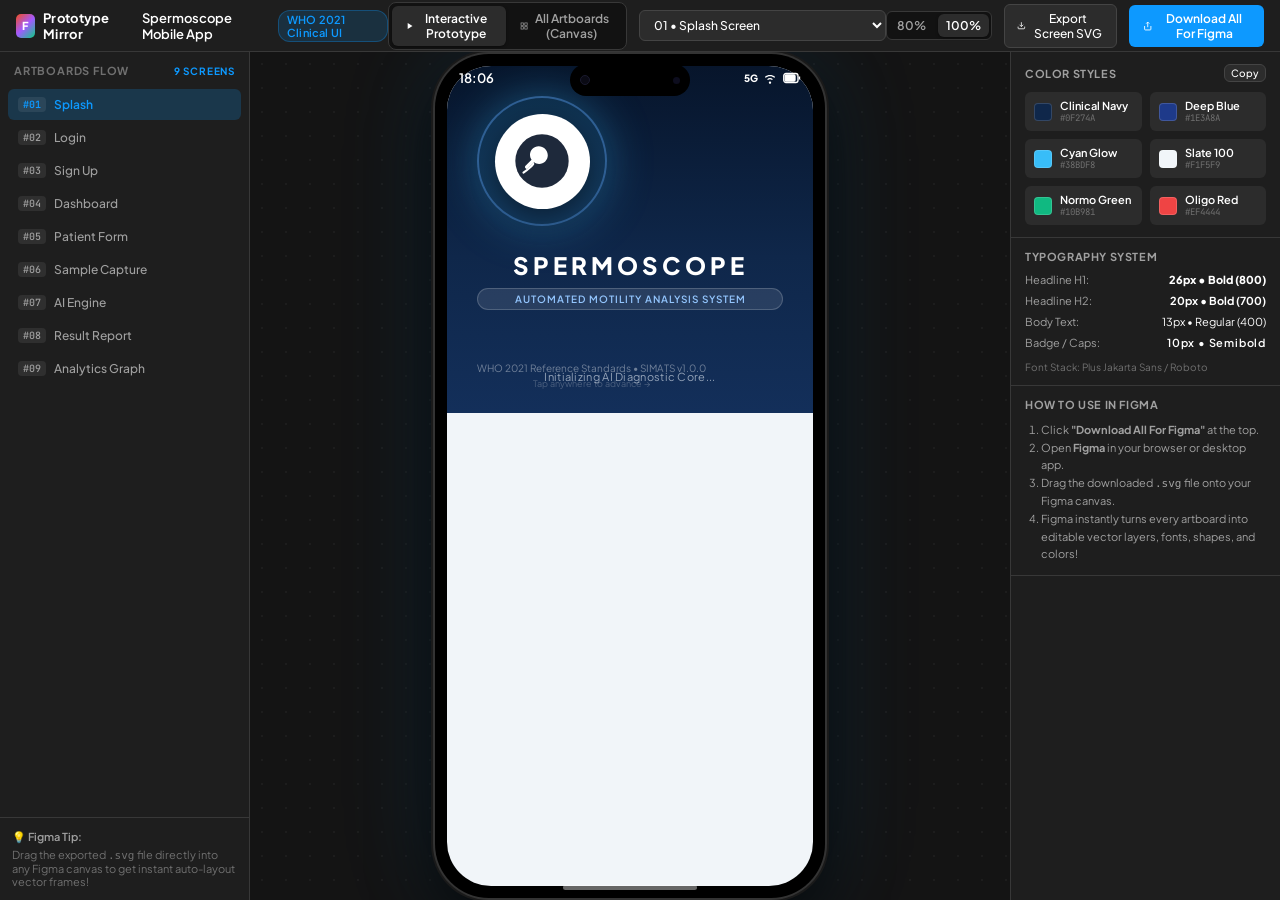
<file: figma_prototype/index.html>
<!DOCTYPE html>
<html lang="en">
<head>
  <meta charset="UTF-8">
  <meta name="viewport" content="width=device-width, initial-scale=1.0">
  <title>Spermoscope • Interactive Mobile Figma Prototype</title>
  <meta name="description" content="High-fidelity interactive Figma prototype and UI kit for the Spermoscope Automated Semen Analysis System.">
  <!-- Google Fonts -->
  <link rel="preconnect" href="https://fonts.googleapis.com">
  <link rel="preconnect" href="https://fonts.gstatic.com" crossorigin>
  <link href="https://fonts.googleapis.com/css2?family=JetBrains+Mono:wght@400;600&family=Plus+Jakarta+Sans:wght@400;500;600;700;800&family=Roboto:wght@400;500;700&display=swap" rel="stylesheet">
  <link rel="stylesheet" href="style.css">
</head>
<body>

  <!-- Top Figma Header -->
  <header class="figma-header">
    <div class="header-left">
      <div class="figma-logo-badge">
        <div class="figma-icon">F</div>
        <span>Prototype Mirror</span>
      </div>
      <div class="project-title">
        <span>Spermoscope Mobile App</span>
        <span class="tag-badge">WHO 2021 Clinical UI</span>
      </div>
    </div>

    <!-- Center Mode Switcher -->
    <div class="header-center">
      <div class="mode-pill-selector">
        <button class="mode-btn active" data-mode="prototype" onclick="setMode('prototype')">
          <svg width="14" height="14" viewBox="0 0 24 24" fill="currentColor"><polygon points="5 3 19 12 5 21 5 3"/></svg>
          Interactive Prototype
        </button>
        <button class="mode-btn" data-mode="canvas" onclick="setMode('canvas')">
          <svg width="14" height="14" viewBox="0 0 24 24" fill="none" stroke="currentColor" stroke-width="2"><rect x="3" y="3" width="7" height="7"/><rect x="14" y="3" width="7" height="7"/><rect x="14" y="14" width="7" height="7"/><rect x="3" y="14" width="7" height="7"/></svg>
          All Artboards (Canvas)
        </button>
      </div>

      <select id="screenSelectDropdown" class="screen-select-dropdown" onchange="goToScreen(this.value)">
        <!-- Populated via JS -->
      </select>
    </div>

    <!-- Right Actions -->
    <div class="header-right">
      <div style="display: flex; gap: 4px; background: #121212; padding: 2px; border-radius: 6px; border: 1px solid var(--figma-border);">
        <button class="mode-btn zoom-btn" style="padding: 4px 8px;" data-zoom="0.8" onclick="setZoom(0.8)">80%</button>
        <button class="mode-btn zoom-btn active" style="padding: 4px 8px;" data-zoom="1.0" onclick="setZoom(1.0)">100%</button>
      </div>

      <button class="btn-secondary-figma" onclick="exportCurrentScreenSvg()">
        <svg width="13" height="13" viewBox="0 0 24 24" fill="none" stroke="currentColor" stroke-width="2.2"><path d="M21 15v4a2 2 0 0 1-2 2H5a2 2 0 0 1-2-2v-4"/><polyline points="7 10 12 15 17 10"/><line x1="12" y1="15" x2="12" y2="3"/></svg>
        Export Screen SVG
      </button>

      <button class="btn-primary-figma" onclick="exportAllScreensSvg()">
        <svg width="14" height="14" viewBox="0 0 24 24" fill="none" stroke="currentColor" stroke-width="2.2"><path d="M4 12v8a2 2 0 0 0 2 2h12a2 2 0 0 0 2-2v-8"/><polyline points="16 6 12 2 8 6"/><line x1="12" y1="2" x2="12" y2="15"/></svg>
        Download All For Figma
      </button>
    </div>
  </header>

  <!-- Main Workspace -->
  <main class="prototype-workspace">

    <!-- Left Sidebar: Screen Flow Tree -->
    <aside class="figma-sidebar-left">
      <div class="sidebar-section-title">
        <span>Artboards Flow</span>
        <span style="font-size: 10px; color: var(--figma-blue);">9 Screens</span>
      </div>
      <ul id="screenTree" class="screen-tree">
        <!-- Populated via screens.js -->
      </ul>

      <div style="padding: 12px; border-top: 1px solid var(--figma-border); font-size: 11px; color: var(--figma-text-muted);">
        <div style="font-weight: 600; color: var(--figma-text-secondary); margin-bottom: 4px;">💡 Figma Tip:</div>
        Drag the exported <code>.svg</code> file directly into any Figma canvas to get instant auto-layout vector frames!
      </div>
    </aside>

    <!-- Center Canvas Area -->
    <section class="figma-canvas-area" id="canvasArea">

      <!-- Interactive Phone Mockup (Presentation Mode) -->
      <div class="device-frame-wrapper" id="deviceFrameWrapper">
        <div class="device-frame">
          <!-- Dynamic Island -->
          <div class="dynamic-island">
            <div class="camera-lens"></div>
            <div class="sensor-dot"></div>
          </div>

          <!-- Status Bar -->
          <div class="phone-status-bar" id="phoneStatusBar">
            <span id="deviceClock">09:41</span>
            <div class="status-icons">
              <!-- 5G icon -->
              <span style="font-size: 10px; font-weight: 800; letter-spacing: -0.5px;">5G</span>
              <!-- Wifi Icon -->
              <svg width="14" height="14" viewBox="0 0 24 24" fill="currentColor"><path d="M12 18c-1.1 0-2 .9-2 2s.9 2 2 2 2-.9 2-2-.9-2-2-2zm-4.9-3.9l1.4 1.4C9.7 14.6 10.8 14 12 14s2.3.6 3.5 1.5l1.4-1.4C15.4 12.8 13.8 12 12 12s-3.4.8-4.9 2.1zm-4-4l1.4 1.4C6.7 9.8 9.2 8.8 12 8.8s5.3 1 7.5 2.7l1.4-1.4C18.3 8.1 15.3 7 12 7s-6.3 1.1-8.9 3.1z"/></svg>
              <!-- Battery Icon -->
              <svg width="18" height="12" viewBox="0 0 24 14" fill="none" stroke="currentColor" stroke-width="1.8"><rect x="1" y="1" width="19" height="12" rx="3"/><rect x="3" y="3" width="13" height="8" rx="1.5" fill="currentColor"/><path d="M22 5v4"/></svg>
            </div>
          </div>

          <!-- Phone Inner Screen Viewport -->
          <div class="device-screen">
            <div id="screenViewport" class="screen-viewport">
              <!-- Active screen injected dynamically -->
            </div>
          </div>

          <!-- Hardware Home Indicator -->
          <div class="home-indicator-bar" id="homeIndicator"></div>
        </div>
      </div>

      <!-- Canvas Grid View (All 9 Artboards side-by-side) -->
      <div class="artboards-grid-view" id="artboardsGridView">
        <!-- Generated dynamically via JS -->
      </div>

    </section>

    <!-- Right Sidebar: Design Tokens & Specs -->
    <aside class="figma-sidebar-right">
      <div class="token-group">
        <div class="token-title" style="display: flex; justify-content: space-between; align-items: center;">
          <span>Color Styles</span>
          <button class="btn-secondary-figma" style="font-size: 10px; padding: 2px 6px;" onclick="copyTokens()">Copy</button>
        </div>
        <div class="color-swatch-grid">
          <div class="swatch-card" onclick="navigator.clipboard.writeText('#0F274A')">
            <div class="swatch-circle" style="background: #0F274A;"></div>
            <div class="swatch-info">
              <div class="swatch-name">Clinical Navy</div>
              <div class="swatch-hex">#0F274A</div>
            </div>
          </div>
          <div class="swatch-card" onclick="navigator.clipboard.writeText('#1E3A8A')">
            <div class="swatch-circle" style="background: #1E3A8A;"></div>
            <div class="swatch-info">
              <div class="swatch-name">Deep Blue</div>
              <div class="swatch-hex">#1E3A8A</div>
            </div>
          </div>
          <div class="swatch-card" onclick="navigator.clipboard.writeText('#38BDF8')">
            <div class="swatch-circle" style="background: #38BDF8;"></div>
            <div class="swatch-info">
              <div class="swatch-name">Cyan Glow</div>
              <div class="swatch-hex">#38BDF8</div>
            </div>
          </div>
          <div class="swatch-card" onclick="navigator.clipboard.writeText('#F1F5F9')">
            <div class="swatch-circle" style="background: #F1F5F9;"></div>
            <div class="swatch-info">
              <div class="swatch-name">Slate 100</div>
              <div class="swatch-hex">#F1F5F9</div>
            </div>
          </div>
          <div class="swatch-card" onclick="navigator.clipboard.writeText('#10B981')">
            <div class="swatch-circle" style="background: #10B981;"></div>
            <div class="swatch-info">
              <div class="swatch-name">Normo Green</div>
              <div class="swatch-hex">#10B981</div>
            </div>
          </div>
          <div class="swatch-card" onclick="navigator.clipboard.writeText('#EF4444')">
            <div class="swatch-circle" style="background: #EF4444;"></div>
            <div class="swatch-info">
              <div class="swatch-name">Oligo Red</div>
              <div class="swatch-hex">#EF4444</div>
            </div>
          </div>
        </div>
      </div>

      <div class="token-group">
        <div class="token-title">Typography System</div>
        <div style="font-size: 11px; display: flex; flex-direction: column; gap: 8px;">
          <div style="display: flex; justify-content: space-between;">
            <span style="color: var(--figma-text-secondary);">Headline H1:</span>
            <span style="font-weight: 800;">26px • Bold (800)</span>
          </div>
          <div style="display: flex; justify-content: space-between;">
            <span style="color: var(--figma-text-secondary);">Headline H2:</span>
            <span style="font-weight: 700;">20px • Bold (700)</span>
          </div>
          <div style="display: flex; justify-content: space-between;">
            <span style="color: var(--figma-text-secondary);">Body Text:</span>
            <span>13px • Regular (400)</span>
          </div>
          <div style="display: flex; justify-content: space-between;">
            <span style="color: var(--figma-text-secondary);">Badge / Caps:</span>
            <span style="font-weight: 600; letter-spacing: 0.8px;">10px • Semibold</span>
          </div>
          <div style="margin-top: 4px; color: var(--figma-text-muted); font-size: 10px;">
            Font Stack: Plus Jakarta Sans / Roboto
          </div>
        </div>
      </div>

      <div class="token-group">
        <div class="token-title">How to Use in Figma</div>
        <ol style="font-size: 11px; color: var(--figma-text-secondary); padding-left: 16px; line-height: 1.6;">
          <li>Click <b>"Download All For Figma"</b> at the top.</li>
          <li>Open <b>Figma</b> in your browser or desktop app.</li>
          <li>Drag the downloaded <code>.svg</code> file onto your Figma canvas.</li>
          <li>Figma instantly turns every artboard into editable vector layers, fonts, shapes, and colors!</li>
        </ol>
      </div>
    </aside>

  </main>

  <script src="screens.js"></script>
  <script src="app.js"></script>
</body>
</html>
</file>
<file: figma_prototype/style.css>
/* ==========================================================================
   SPERMOSCOPE FIGMA PROTOTYPE SYSTEM - MODERN STYLING
   ========================================================================== */

:root {
  --figma-bg: #1e1e1e;
  --figma-canvas: #141414;
  --figma-surface: #2c2c2c;
  --figma-surface-hover: #383838;
  --figma-border: #383838;
  --figma-border-light: #444444;
  --figma-text: #ffffff;
  --figma-text-secondary: #a0a0a0;
  --figma-text-muted: #707070;
  --figma-blue: #0d99ff;
  --figma-blue-hover: #007be5;
  --figma-purple: #7b61ff;
  --figma-green: #10b981;
  --figma-red: #ef4444;
  --figma-amber: #f59e0b;

  /* App Brand Tokens */
  --app-primary: #0f274a;
  --app-secondary: #1e3a8a;
  --app-accent: #38bdf8;
  --app-bg: #f1f5f9;
  --app-surface: #ffffff;
  --app-text-main: #0f172a;
  --app-text-muted: #64748b;
  --app-border: #e2e8f0;
  --app-success: #059669;
  --app-warning: #d97706;
  --app-danger: #dc2626;

  --font-ui: 'Plus Jakarta Sans', -apple-system, BlinkMacSystemFont, 'Segoe UI', Roboto, sans-serif;
  --font-mono: 'JetBrains Mono', 'Fira Code', monospace;
  --radius-sm: 6px;
  --radius-md: 10px;
  --radius-lg: 16px;
  --radius-xl: 24px;
}

* {
  margin: 0;
  padding: 0;
  box-sizing: border-box;
}

body {
  font-family: var(--font-ui);
  background-color: var(--figma-canvas);
  color: var(--figma-text);
  overflow: hidden;
  height: 100vh;
  display: flex;
  flex-direction: column;
  user-select: none;
  -webkit-font-smoothing: antialiased;
}

/* --------------------------------------------------------------------------
   Top Figma Header & Controls
   -------------------------------------------------------------------------- */
.figma-header {
  height: 52px;
  background-color: var(--figma-bg);
  border-bottom: 1px solid var(--figma-border);
  display: flex;
  align-items: center;
  justify-content: space-between;
  padding: 0 16px;
  z-index: 100;
  flex-shrink: 0;
}

.header-left, .header-center, .header-right {
  display: flex;
  align-items: center;
  gap: 12px;
}

.figma-logo-badge {
  display: flex;
  align-items: center;
  gap: 8px;
  font-weight: 700;
  font-size: 13px;
  letter-spacing: 0.3px;
}

.figma-icon {
  width: 24px;
  height: 24px;
  background: linear-gradient(135deg, #F24E1E 0%, #A259FF 50%, #0ACF83 100%);
  border-radius: 5px;
  display: flex;
  align-items: center;
  justify-content: center;
  font-weight: 900;
  font-size: 11px;
  color: white;
}

.project-title {
  display: flex;
  align-items: center;
  gap: 8px;
  color: var(--figma-text);
  font-size: 13px;
  font-weight: 600;
}

.tag-badge {
  background-color: rgba(13, 153, 255, 0.15);
  color: var(--figma-blue);
  border: 1px solid rgba(13, 153, 255, 0.3);
  font-size: 11px;
  font-weight: 600;
  padding: 2px 8px;
  border-radius: 12px;
  letter-spacing: 0.2px;
}

/* View Mode Switcher */
.mode-pill-selector {
  display: flex;
  background-color: #121212;
  border-radius: 8px;
  padding: 3px;
  border: 1px solid var(--figma-border);
}

.mode-btn {
  background: none;
  border: none;
  color: var(--figma-text-secondary);
  font-family: inherit;
  font-size: 12px;
  font-weight: 600;
  padding: 5px 14px;
  border-radius: 6px;
  cursor: pointer;
  display: flex;
  align-items: center;
  gap: 6px;
  transition: all 0.18s ease;
}

.mode-btn:hover {
  color: var(--figma-text);
}

.mode-btn.active {
  background-color: var(--figma-surface);
  color: var(--figma-text);
  box-shadow: 0 1px 3px rgba(0, 0, 0, 0.4);
}

/* Action Buttons */
.btn-primary-figma {
  background-color: var(--figma-blue);
  color: white;
  border: none;
  font-family: inherit;
  font-size: 12px;
  font-weight: 600;
  padding: 6px 14px;
  border-radius: 6px;
  cursor: pointer;
  display: flex;
  align-items: center;
  gap: 6px;
  transition: background 0.15s ease;
}

.btn-primary-figma:hover {
  background-color: var(--figma-blue-hover);
}

.btn-secondary-figma {
  background-color: var(--figma-surface);
  color: var(--figma-text);
  border: 1px solid var(--figma-border-light);
  font-family: inherit;
  font-size: 12px;
  font-weight: 500;
  padding: 6px 12px;
  border-radius: 6px;
  cursor: pointer;
  display: flex;
  align-items: center;
  gap: 6px;
  transition: all 0.15s ease;
}

.btn-secondary-figma:hover {
  background-color: var(--figma-surface-hover);
  border-color: #666;
}

.screen-select-dropdown {
  background-color: var(--figma-surface);
  color: var(--figma-text);
  border: 1px solid var(--figma-border-light);
  font-family: inherit;
  font-size: 12px;
  font-weight: 500;
  padding: 6px 10px;
  border-radius: 6px;
  cursor: pointer;
  outline: none;
}

/* --------------------------------------------------------------------------
   App Layout
   -------------------------------------------------------------------------- */
.prototype-workspace {
  flex: 1;
  display: flex;
  position: relative;
  overflow: hidden;
}

/* Left Sidebar: Layers & Screen Flow */
.figma-sidebar-left {
  width: 250px;
  background-color: var(--figma-bg);
  border-right: 1px solid var(--figma-border);
  display: flex;
  flex-direction: column;
  flex-shrink: 0;
  z-index: 10;
  overflow: hidden;
}

.sidebar-section-title {
  padding: 12px 14px 6px;
  font-size: 11px;
  font-weight: 700;
  text-transform: uppercase;
  letter-spacing: 0.8px;
  color: var(--figma-text-muted);
  display: flex;
  justify-content: space-between;
  align-items: center;
}

.screen-tree {
  list-style: none;
  overflow-y: auto;
  flex: 1;
  padding: 6px 8px;
}

.screen-tree-item {
  display: flex;
  align-items: center;
  gap: 8px;
  padding: 8px 10px;
  border-radius: 6px;
  cursor: pointer;
  font-size: 12px;
  font-weight: 500;
  color: var(--figma-text-secondary);
  transition: all 0.15s ease;
  margin-bottom: 2px;
}

.screen-tree-item:hover {
  background-color: var(--figma-surface-hover);
  color: var(--figma-text);
}

.screen-tree-item.active {
  background-color: rgba(13, 153, 255, 0.2);
  color: var(--figma-blue);
  font-weight: 600;
}

.screen-badge-num {
  font-size: 10px;
  background-color: rgba(255, 255, 255, 0.08);
  padding: 1px 5px;
  border-radius: 4px;
  font-family: var(--font-mono);
}

/* Right Sidebar: Design Tokens & Export */
.figma-sidebar-right {
  width: 270px;
  background-color: var(--figma-bg);
  border-left: 1px solid var(--figma-border);
  display: flex;
  flex-direction: column;
  flex-shrink: 0;
  z-index: 10;
  overflow-y: auto;
}

.token-group {
  padding: 12px 14px;
  border-bottom: 1px solid var(--figma-border);
}

.token-title {
  font-size: 11px;
  font-weight: 700;
  text-transform: uppercase;
  letter-spacing: 0.6px;
  color: var(--figma-text-secondary);
  margin-bottom: 10px;
}

.color-swatch-grid {
  display: grid;
  grid-template-columns: repeat(2, 1fr);
  gap: 8px;
}

.swatch-card {
  display: flex;
  align-items: center;
  gap: 8px;
  background-color: var(--figma-surface);
  padding: 6px 8px;
  border-radius: 6px;
  font-size: 11px;
  cursor: pointer;
  border: 1px solid transparent;
  transition: all 0.15s ease;
}

.swatch-card:hover {
  border-color: var(--figma-blue);
}

.swatch-circle {
  width: 18px;
  height: 18px;
  border-radius: 4px;
  flex-shrink: 0;
  border: 1px solid rgba(255, 255, 255, 0.15);
}

.swatch-info {
  overflow: hidden;
}

.swatch-name {
  font-weight: 600;
  white-space: nowrap;
  overflow: hidden;
  text-overflow: ellipsis;
  color: var(--figma-text);
}

.swatch-hex {
  color: var(--figma-text-muted);
  font-family: var(--font-mono);
  font-size: 9px;
}

/* --------------------------------------------------------------------------
   Canvas & Phone Container
   -------------------------------------------------------------------------- */
.figma-canvas-area {
  flex: 1;
  position: relative;
  overflow: auto;
  display: flex;
  align-items: center;
  justify-content: center;
  padding: 40px;
  background: 
    radial-gradient(circle, rgba(255,255,255,0.04) 1px, transparent 1px) 0 0 / 24px 24px,
    var(--figma-canvas);
}

/* Phone Mockup Frame (iPhone 15 Pro) */
.device-frame-wrapper {
  transition: transform 0.25s cubic-bezier(0.16, 1, 0.3, 1);
  display: flex;
  flex-direction: column;
  align-items: center;
  position: relative;
}

.device-frame {
  width: 390px;
  height: 844px;
  background-color: #000000;
  border-radius: 54px;
  padding: 12px;
  box-shadow: 
    0 0 0 2px #333333,
    0 0 0 4px #1a1a1a,
    0 25px 60px rgba(0, 0, 0, 0.7),
    0 0 100px rgba(13, 153, 255, 0.15);
  position: relative;
  display: flex;
  flex-direction: column;
  overflow: hidden;
}

.device-screen {
  flex: 1;
  background-color: var(--app-bg);
  border-radius: 44px;
  overflow: hidden;
  position: relative;
  display: flex;
  flex-direction: column;
}

/* Hardware Dynamic Island */
.dynamic-island {
  position: absolute;
  top: 10px;
  left: 50%;
  transform: translateX(-50%);
  width: 120px;
  height: 32px;
  background-color: #000000;
  border-radius: 20px;
  z-index: 1000;
  display: flex;
  align-items: center;
  justify-content: space-between;
  padding: 0 10px;
  pointer-events: none;
}

.camera-lens {
  width: 10px;
  height: 10px;
  background: #0a0a14;
  border-radius: 50%;
  border: 1px solid #1a1a2e;
}

.sensor-dot {
  width: 7px;
  height: 7px;
  background: #0d0d1e;
  border-radius: 50%;
}

/* Hardware Status Bar */
.phone-status-bar {
  height: 48px;
  display: flex;
  align-items: center;
  justify-content: space-between;
  padding: 0 24px;
  font-size: 13px;
  font-weight: 600;
  color: #ffffff;
  z-index: 999;
  position: absolute;
  top: 0;
  left: 0;
  right: 0;
  pointer-events: none;
}

.phone-status-bar.dark-text {
  color: #0f172a;
}

.status-icons {
  display: flex;
  align-items: center;
  gap: 6px;
  font-size: 12px;
}

/* Hardware Home Indicator */
.home-indicator-bar {
  position: absolute;
  bottom: 8px;
  left: 50%;
  transform: translateX(-50%);
  width: 134px;
  height: 5px;
  background-color: rgba(255, 255, 255, 0.4);
  border-radius: 10px;
  z-index: 1000;
  pointer-events: none;
}

.home-indicator-bar.dark-bar {
  background-color: rgba(15, 23, 42, 0.4);
}

/* --------------------------------------------------------------------------
   Screen Content Container & Transitions
   -------------------------------------------------------------------------- */
.screen-viewport {
  flex: 1;
  display: flex;
  flex-direction: column;
  position: relative;
  overflow: hidden;
}

.mobile-screen-view {
  width: 100%;
  height: 100%;
  position: absolute;
  top: 0;
  left: 0;
  display: none;
  flex-direction: column;
  opacity: 0;
  transition: opacity 0.25s ease, transform 0.25s ease;
  overflow-y: auto;
  overflow-x: hidden;
}

.mobile-screen-view.active {
  display: flex;
  opacity: 1;
  transform: scale(1);
}

/* --------------------------------------------------------------------------
   CANVAS GRID MODE (All Artboards Side by Side)
   -------------------------------------------------------------------------- */
.artboards-grid-view {
  display: none;
  gap: 36px;
  padding: 60px 40px;
  width: 100%;
  justify-content: flex-start;
  align-items: flex-start;
  flex-wrap: wrap;
}

.artboards-grid-view.active {
  display: flex;
}

.artboard-card {
  display: flex;
  flex-direction: column;
  gap: 8px;
}

.artboard-header {
  display: flex;
  align-items: center;
  justify-content: space-between;
  color: var(--figma-text-secondary);
  font-size: 12px;
  font-weight: 600;
  padding: 0 4px;
}

.artboard-dims {
  font-family: var(--font-mono);
  font-size: 10px;
  color: var(--figma-text-muted);
}

.artboard-frame {
  width: 320px;
  height: 692px;
  background: white;
  border-radius: 20px;
  box-shadow: 0 10px 30px rgba(0, 0, 0, 0.4);
  overflow: hidden;
  position: relative;
  cursor: pointer;
  border: 1px solid var(--figma-border);
  transition: all 0.2s ease;
}

.artboard-frame:hover {
  border-color: var(--figma-blue);
  transform: translateY(-4px);
  box-shadow: 0 16px 40px rgba(13, 153, 255, 0.25);
}

/* --------------------------------------------------------------------------
   App Screen Specific UIs
   -------------------------------------------------------------------------- */

/* SCREEN 1: SPLASH */
.screen-splash {
  background: linear-gradient(180deg, #07152B 0%, #0F274A 55%, #132F5A 100%);
  color: white;
  justify-content: center;
  align-items: center;
  text-align: center;
  padding: 30px;
  position: relative;
  cursor: pointer;
}

.splash-glow-ring {
  width: 130px;
  height: 130px;
  border-radius: 50%;
  background: rgba(56, 189, 248, 0.15);
  box-shadow: 0 0 45px rgba(56, 189, 248, 0.35);
  display: flex;
  align-items: center;
  justify-content: center;
  border: 2px solid rgba(96, 165, 250, 0.4);
  animation: pulseLogo 2.5s infinite ease-in-out;
  margin-bottom: 24px;
}

.splash-logo-circle {
  width: 95px;
  height: 95px;
  background: white;
  border-radius: 50%;
  display: flex;
  align-items: center;
  justify-content: center;
  box-shadow: 0 10px 25px rgba(0, 0, 0, 0.4);
}

.splash-logo-circle svg {
  width: 58px;
  height: 58px;
}

.splash-title {
  font-size: 24px;
  font-weight: 800;
  letter-spacing: 4px;
  margin-bottom: 8px;
}

.splash-badge {
  background: rgba(255, 255, 255, 0.1);
  border: 1px solid rgba(255, 255, 255, 0.18);
  padding: 4px 12px;
  border-radius: 20px;
  font-size: 10px;
  font-weight: 600;
  letter-spacing: 1px;
  color: #93c5fd;
  margin-bottom: 40px;
}

.splash-dots {
  display: flex;
  gap: 6px;
  margin-bottom: 12px;
}

.splash-dot {
  width: 8px;
  height: 8px;
  background-color: #60a5fa;
  border-radius: 50%;
  animation: bounceDot 1.4s infinite ease-in-out both;
}

.splash-dot:nth-child(1) { animation-delay: -0.32s; }
.splash-dot:nth-child(2) { animation-delay: -0.16s; }

.splash-status-text {
  font-size: 11px;
  color: #94a3b8;
  letter-spacing: 0.3px;
}

.splash-footer {
  position: absolute;
  bottom: 24px;
  text-align: center;
  font-size: 10px;
  color: rgba(255, 255, 255, 0.4);
}

/* SCREEN 2: LOGIN */
.screen-login {
  background-color: #f1f5f9;
}

.login-header-banner {
  background: linear-gradient(135deg, #0f274a 0%, #1e3a8a 100%);
  padding: 55px 24px 30px;
  color: white;
  border-bottom-left-radius: 28px;
  border-bottom-right-radius: 28px;
  box-shadow: 0 10px 25px rgba(15, 39, 74, 0.2);
}

.login-brand-row {
  display: flex;
  align-items: center;
  gap: 12px;
  margin-bottom: 20px;
}

.login-brand-icon {
  width: 44px;
  height: 44px;
  background: white;
  border-radius: 12px;
  display: flex;
  align-items: center;
  justify-content: center;
  box-shadow: 0 4px 12px rgba(0,0,0,0.2);
}

.login-title {
  font-size: 20px;
  font-weight: 800;
  letter-spacing: 1.5px;
}

.login-subtitle {
  font-size: 11px;
  color: #93c5fd;
}

.login-card {
  margin: -15px 20px 24px;
  background: white;
  border-radius: 18px;
  padding: 22px;
  box-shadow: 0 8px 24px rgba(15, 23, 42, 0.08);
  border: 1px solid #e2e8f0;
}

.role-tabs {
  display: flex;
  background: #f1f5f9;
  border-radius: 8px;
  padding: 3px;
  margin-bottom: 18px;
}

.role-tab-btn {
  flex: 1;
  text-align: center;
  padding: 7px;
  font-size: 12px;
  font-weight: 600;
  color: #64748b;
  border-radius: 6px;
  cursor: pointer;
  transition: all 0.15s ease;
}

.role-tab-btn.active {
  background: white;
  color: #0f274a;
  box-shadow: 0 2px 6px rgba(0,0,0,0.06);
}

.form-group {
  margin-bottom: 14px;
}

.form-label {
  display: block;
  font-size: 11px;
  font-weight: 600;
  color: #475569;
  margin-bottom: 5px;
}

.input-box {
  width: 100%;
  padding: 10px 12px;
  border-radius: 8px;
  border: 1.5px solid #cbd5e1;
  background: #f8fafc;
  font-size: 13px;
  outline: none;
  font-family: inherit;
  transition: border-color 0.15s ease;
}

.input-box:focus {
  border-color: #1e3a8a;
  background: white;
}

.btn-submit-app {
  width: 100%;
  padding: 12px;
  background: #0f274a;
  color: white;
  border: none;
  border-radius: 10px;
  font-size: 13px;
  font-weight: 700;
  cursor: pointer;
  margin-top: 10px;
  box-shadow: 0 4px 12px rgba(15, 39, 74, 0.25);
  transition: all 0.15s ease;
}

.btn-submit-app:hover {
  background: #1e3a8a;
}

.demo-credentials-box {
  background: #f8fafc;
  border: 1px dashed #cbd5e1;
  border-radius: 8px;
  padding: 10px;
  margin-top: 14px;
  font-size: 11px;
}

.demo-chip {
  display: inline-block;
  background: #e2e8f0;
  padding: 3px 8px;
  border-radius: 4px;
  cursor: pointer;
  font-weight: 600;
  color: #1e3a8a;
  margin-top: 4px;
}

/* SCREEN 3: HOME DASHBOARD */
.screen-home {
  background-color: #f8fafc;
  padding-bottom: 70px;
}

.home-top-bar {
  background: #0f274a;
  padding: 50px 20px 20px;
  color: white;
  display: flex;
  align-items: center;
  justify-content: space-between;
}

.doctor-profile-badge {
  display: flex;
  align-items: center;
  gap: 10px;
}

.avatar-circle {
  width: 38px;
  height: 38px;
  border-radius: 50%;
  background: #1e3a8a;
  border: 2px solid #38bdf8;
  display: flex;
  align-items: center;
  justify-content: center;
  font-weight: 700;
  font-size: 14px;
}

.doctor-name {
  font-weight: 700;
  font-size: 14px;
}

.doctor-unit {
  font-size: 11px;
  color: #93c5fd;
}

.stats-grid-row {
  display: grid;
  grid-template-columns: repeat(2, 1fr);
  gap: 12px;
  padding: 16px 20px 8px;
}

.stat-card {
  background: white;
  border-radius: 14px;
  padding: 14px;
  border: 1px solid #e2e8f0;
  box-shadow: 0 4px 10px rgba(0,0,0,0.02);
}

.stat-num {
  font-size: 22px;
  font-weight: 800;
  color: #0f274a;
  margin: 4px 0 2px;
}

.stat-label {
  font-size: 11px;
  color: #64748b;
  font-weight: 500;
}

.action-buttons-section {
  padding: 10px 20px;
}

.primary-cta-card {
  background: linear-gradient(135deg, #1e3a8a 0%, #2563eb 100%);
  color: white;
  padding: 16px;
  border-radius: 14px;
  display: flex;
  align-items: center;
  justify-content: space-between;
  cursor: pointer;
  box-shadow: 0 6px 18px rgba(37, 99, 235, 0.28);
  margin-bottom: 12px;
}

.recent-patients-list {
  padding: 0 20px;
}

.patient-row-card {
  background: white;
  border-radius: 12px;
  padding: 12px 14px;
  border: 1px solid #e2e8f0;
  display: flex;
  align-items: center;
  justify-content: space-between;
  margin-bottom: 8px;
  cursor: pointer;
}

.status-pill {
  padding: 3px 8px;
  border-radius: 12px;
  font-size: 10px;
  font-weight: 700;
}

.status-normal { background: #dcfce7; color: #15803d; }
.status-oligo { background: #fee2e2; color: #b91c1c; }

/* Bottom Nav Bar */
.bottom-nav-mobile {
  position: absolute;
  bottom: 0;
  left: 0;
  right: 0;
  height: 60px;
  background: white;
  border-top: 1px solid #e2e8f0;
  display: flex;
  align-items: center;
  justify-content: space-around;
  padding-bottom: 8px;
  z-index: 50;
}

.nav-tab-item {
  display: flex;
  flex-direction: column;
  align-items: center;
  gap: 3px;
  font-size: 10px;
  color: #94a3b8;
  cursor: pointer;
  font-weight: 600;
}

.nav-tab-item.active {
  color: #1e3a8a;
}

/* SCREEN 8: DIAGNOSTIC REPORT */
.screen-report {
  background: #f8fafc;
  padding-bottom: 40px;
}

.report-header-card {
  background: #0f274a;
  color: white;
  padding: 48px 20px 24px;
  border-bottom-left-radius: 24px;
  border-bottom-right-radius: 24px;
}

.score-badge-huge {
  background: rgba(16, 185, 129, 0.15);
  border: 1px solid #10b981;
  color: #10b981;
  padding: 6px 14px;
  border-radius: 20px;
  display: inline-block;
  font-weight: 800;
  font-size: 13px;
  margin-top: 8px;
}

.metrics-table-card {
  margin: 16px 20px;
  background: white;
  border-radius: 14px;
  padding: 16px;
  border: 1px solid #e2e8f0;
}

.metric-bar-row {
  margin-bottom: 14px;
}

.metric-row-title {
  display: flex;
  justify-content: space-between;
  font-size: 12px;
  font-weight: 600;
  color: #1e293b;
  margin-bottom: 4px;
}

.metric-progress-track {
  height: 8px;
  background: #f1f5f9;
  border-radius: 4px;
  overflow: hidden;
}

.metric-progress-fill {
  height: 100%;
  border-radius: 4px;
}

/* Keyframe Animations */
@keyframes pulseLogo {
  0%, 100% { transform: scale(1); box-shadow: 0 0 30px rgba(56, 189, 248, 0.25); }
  50% { transform: scale(1.06); box-shadow: 0 0 50px rgba(56, 189, 248, 0.5); }
}

@keyframes bounceDot {
  0%, 80%, 100% { transform: scale(0); }
  40% { transform: scale(1); }
}
</file>
